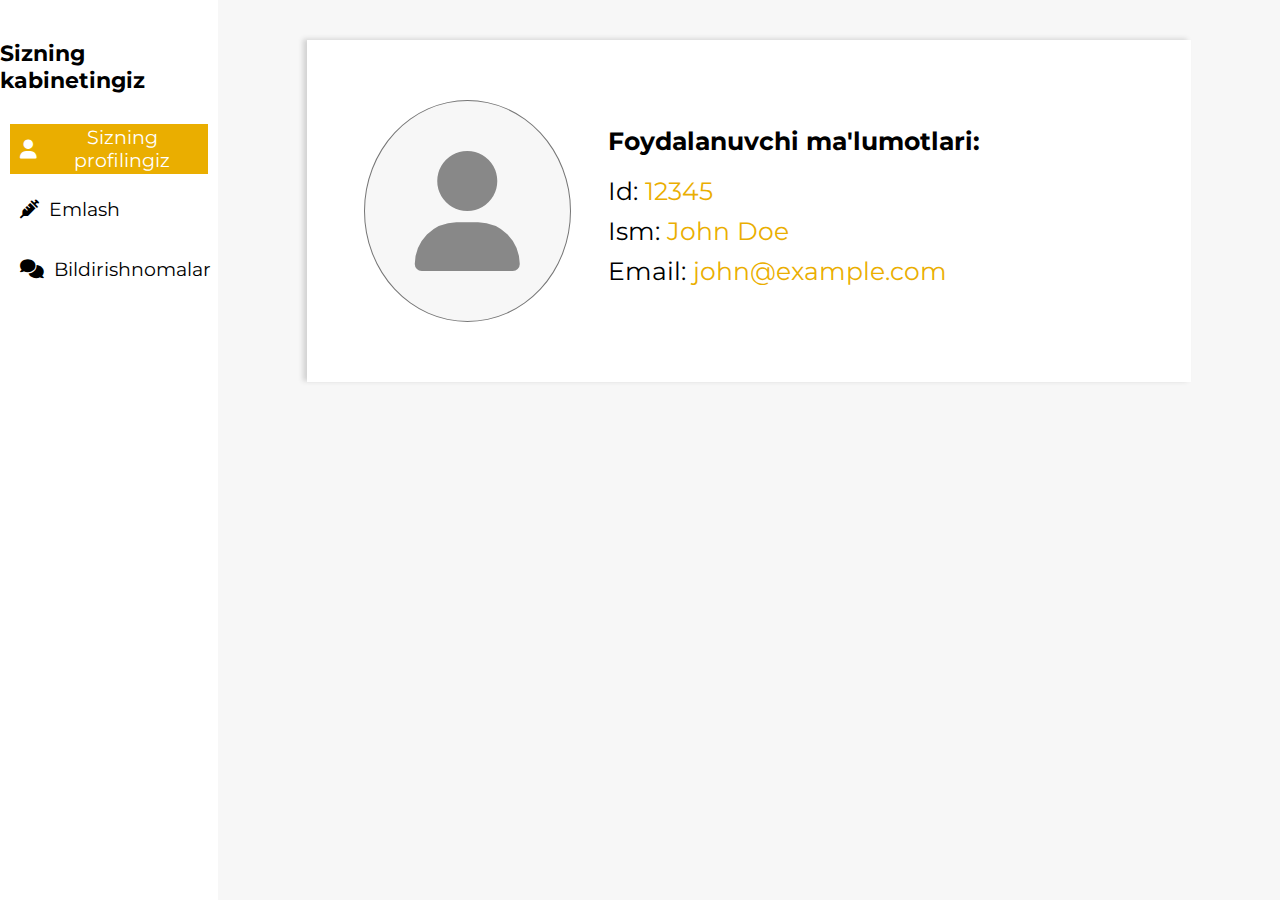
<file: frontend/user-page/index.html>
<!DOCTYPE html>
<html lang="en">

<head>
    <meta charset="UTF-8" />
    <meta name="viewport" content="width=device-width, initial-scale=1.0" />
    <meta name="description"
        content="Bizning veterinariya veb-saytimiz uy hayvonlaringiz uchun eng yaxshi tibbiy xizmatlarni taqdim etadi. Tajribali veterinarlar, vaksinalar, stomatologiya va boshqa g'amxo'rlik xizmatlari bilan hayvonlaringizning salomatligini ta'minlaymiz." />
    <meta name="keywords"
        content="veterinariya, uy hayvonlari, hayvonlar, g'amxo'rlik, veterinar xizmatlari, vaksina, emlash, stomatologiya, hayvonlarni davolash, sog'liqni saqlash, tajribali veterinarlar, bog'lanish, xizmat ko'rsatish" />
    <title>Veterinariya</title>
    <link rel="stylesheet" href="https://cdnjs.cloudflare.com/ajax/libs/font-awesome/6.7.2/css/all.min.css" />
    <link rel="stylesheet" href="https://cdnjs.cloudflare.com/ajax/libs/font-awesome/6.4.2/css/all.min.css" />
    <link href="https://fonts.googleapis.com/css2?family=Montserrat:wght@500&display=swap" rel="stylesheet" />
    <link rel="stylesheet" href="./style.css">
</head>

<body>
    <div id="root">
        <div class="center">
            <aside>
                <h1 onclick="location.href='../home/index.html'">Sizning kabinetingiz</h1>

                <div class="buttons">
                    <button data-target="profile" class="tab-button active"><i class="fa-solid fa-user"></i>Sizning
                        profilingiz</button>
                    <button data-target="emlash" class="tab-button"><i class="fa-solid fa-syringe"></i>Emlash</button>
                    <button data-target="nofication" class="tab-button"><i
                            class="fa-solid fa-comments"></i>Bildirishnomalar</button>
                </div>
            </aside>
            <main>
                <div id="profile" class="tab-content active">

                    <div class="user-icon">
                        <i class="fa-solid fa-user"></i>
                    </div>
                    <div class="datas">
                        <h2>Foydalanuvchi ma'lumotlari:</h2>
                        <p>Id:    <span>12345</span></p>
                        <p>Ism: <span>John Doe</span></p>
                        <p>Email: <span>john@example.com</span></p>
                    </div>

                </div>
                <div id="emlash" class="tab-content">
                    <h2>Emlash tarixi</h2>
                    <p>Bu yerda emlash ma'lumotlari ko‘rinadi.</p>
                </div>
                <div id="nofication" class="tab-content">
                    <h2>Bildirishnomalar</h2>
                    <p>Yangiliklar va xabarlar bu yerda.</p>
                </div>
            </main>
        </div>

    </div>

    <script src="./user.js"></script>
</body>

</html>
</file>
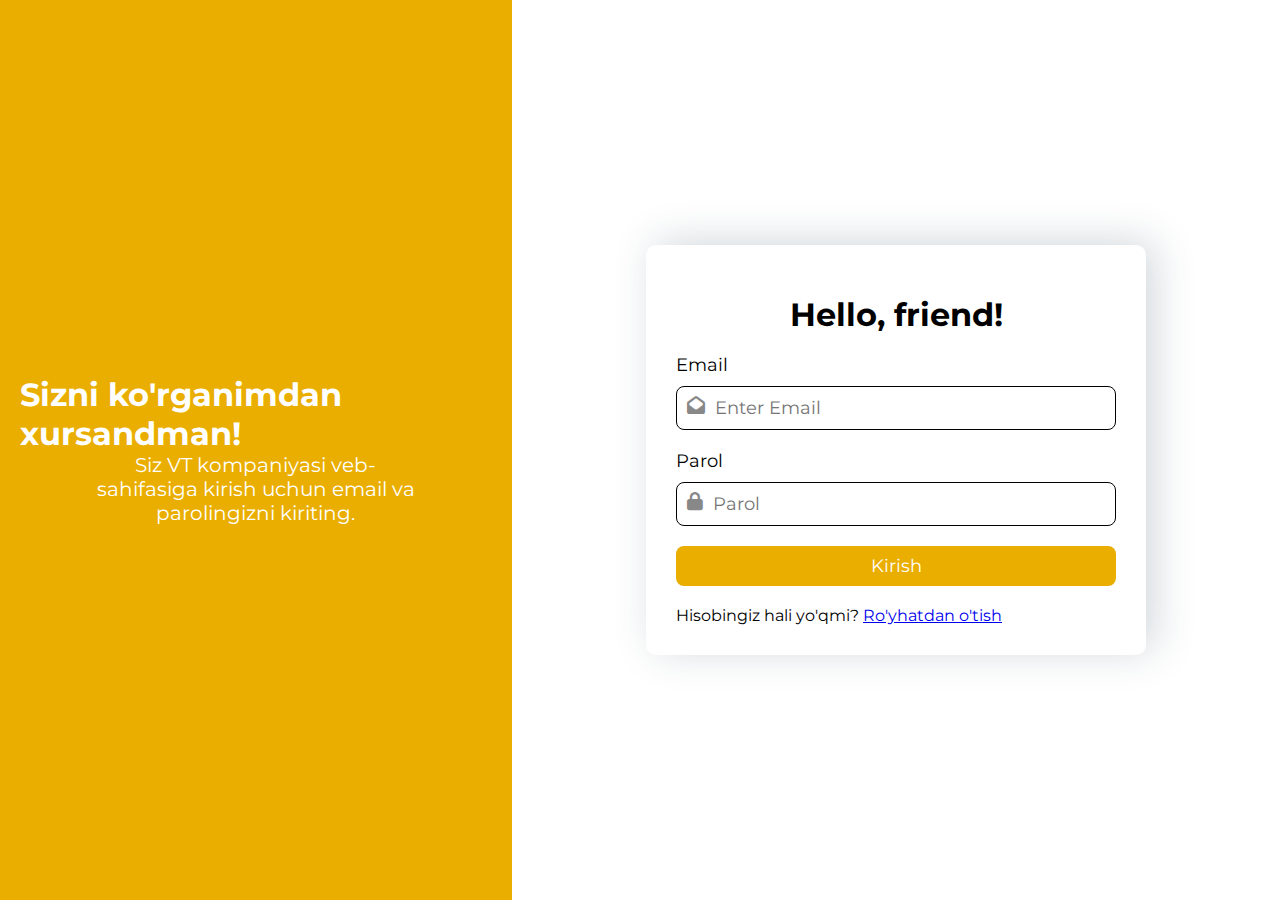
<file: frontend/login/login.html>
<!DOCTYPE html>
<html lang="en">

<head>
    <meta charset="UTF-8">
    <meta name="viewport" content="width=, initial-scale=1.0">
    <title>Document</title>
    <link rel="stylesheet" href="https://cdnjs.cloudflare.com/ajax/libs/font-awesome/6.7.2/css/all.min.css" />
    <link rel="stylesheet" href="https://cdnjs.cloudflare.com/ajax/libs/font-awesome/6.4.2/css/all.min.css" />
    <link href="https://fonts.googleapis.com/css2?family=Montserrat:wght@500&display=swap" rel="stylesheet" />
    <link rel="stylesheet" href="./login.css">
</head>

<body>
    <div id="root">
        <div class="page_login">
            <div class="container">
                <div class="child1">
                    <h1>Sizni ko'rganimdan xursandman!</h1>
                    <p>Siz VT kompaniyasi veb-sahifasiga kirish uchun email va parolingizni kiriting.</p>
                </div>
                <div class="child2">

                    <form class="login-form">
                        <h1>Hello, friend!</h1>
                        <div class="form-control">
                            <label for="email">Email</label>
                            <div class="input-icon">
                                <label id="email">
                                    <i id="icon" class="fa-solid fa-envelope-open"></i>
                                    <input type="email" placeholder="Enter Email">
                                </label>
                            </div>
                        </div>
                        <div class="form-control">
                            <label for="password">Parol</label>
                            <div class="input-icon">
                                <label>
                                    <i class="fa-solid fa-lock"></i>
                                    <input id="password" type="password" placeholder="Parol">
                                </label>
                            </div>
                        </div>
                        <input type="submit" value="Kirish">

                        <p style="width: 100%;">Hisobingiz hali yo'qmi? <a href="../registration/regis.html">Ro'yhatdan o'tish</a></p>

                    </form>




                </div>
            </div>
        </div>
    </div>
    </div>




    </div>
</body>

</html>
</file>
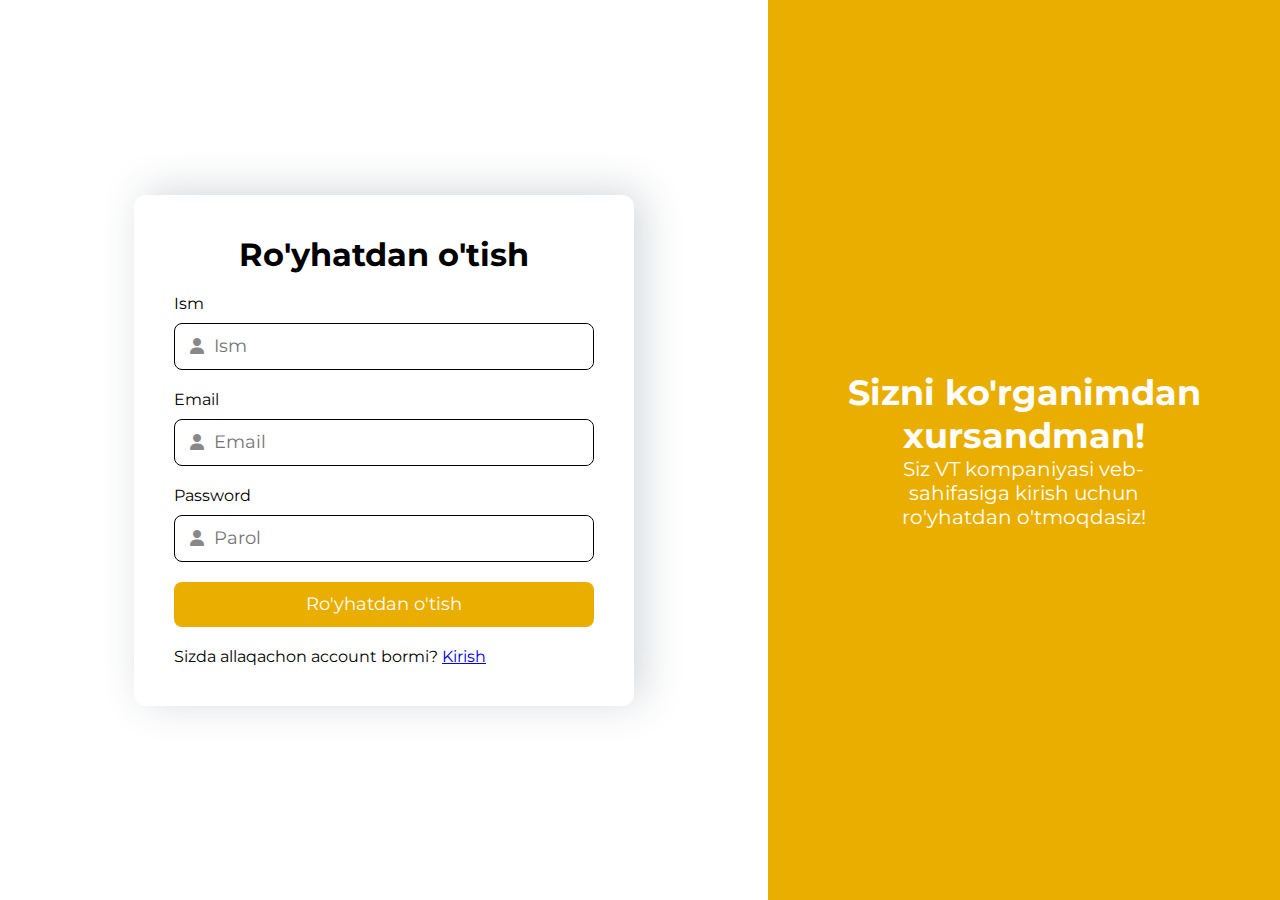
<file: frontend/registration/regis.html>
<!DOCTYPE html>
<html lang="en">

<head>
    <meta charset="UTF-8" />
    <meta name="viewport" content="width=device-width, initial-scale=1.0" />
    <meta name="description"
        content="Bizning veterinariya veb-saytimiz uy hayvonlaringiz uchun eng yaxshi tibbiy xizmatlarni taqdim etadi. Tajribali veterinarlar, vaksinalar, stomatologiya va boshqa g'amxo'rlik xizmatlari bilan hayvonlaringizning salomatligini ta'minlaymiz." />
    <meta name="keywords"
        content="veterinariya, uy hayvonlari, hayvonlar, g'amxo'rlik, veterinar xizmatlari, vaksina, emlash, stomatologiya, hayvonlarni davolash, sog'liqni saqlash, tajribali veterinarlar, bog'lanish, xizmat ko'rsatish" />
    <title>Veterinariya</title>
    <link rel="stylesheet" href="https://cdnjs.cloudflare.com/ajax/libs/font-awesome/6.7.2/css/all.min.css" />
    <link rel="stylesheet" href="https://cdnjs.cloudflare.com/ajax/libs/font-awesome/6.4.2/css/all.min.css" />
    <link href="https://fonts.googleapis.com/css2?family=Montserrat:wght@500&display=swap" rel="stylesheet" />
    <link rel="stylesheet" href="./regis.css">
</head>

<body>
    <div id="root">


        <div class="auth-container">
            <div class="left-side">
                <form>
                    <h1>Ro'yhatdan o'tish</h1>

                    <div class="form-control">
                        <label for="first_name">Ism</label>
                        <div class="icon">
                            <i class="fa-solid fa-user"></i>
                            <input type="text" name="first_name" placeholder="Ism">
                        </div>

                    </div>
                    <div class="form-control">
                        <label for="email">Email</label>
                        <div class="icon">
                            <i class="fa-solid fa-user"></i>
                            <input type="email" name="email" placeholder="Email">
                        </div>

                    </div>
                    <div class="form-control">
                        <label for="password">Password</label>
                        <div class="icon">
                            <i class="fa-solid fa-user"></i>
                            <input type="password" name="password" placeholder="Parol">
                        </div>

                    </div>
                    <div class="form-control">
                        <input type="submit" value="Ro'yhatdan o'tish">
                    </div>

                    <div class="form-control">
                        <p>Sizda allaqachon account bormi? <a href="../login/login.html">Kirish</a></p>
                    </div>
                </form>
            </div>
            <div class="right-side">
                <h2>Sizni ko'rganimdan xursandman!</h2>
                <p>Siz VT kompaniyasi veb-sahifasiga kirish uchun ro'yhatdan o'tmoqdasiz!</p>
            </div>
        </div>
    </div>
</body>

</html>
</file>
<file: frontend/user-page/style.css>
* {
  margin: 0;
  padding: 0;
  box-sizing: border-box;
  font-family: "Montserrat", sans-serif;
}

#root {
  display: flex;
  flex-direction: column;
  margin: 0 auto;
}

.container {
  max-width: 1500px;
  width: 100%;
  margin: 0 auto;
  padding: 0 15px;
}

.center {
  display: flex;
  min-height: 100vh;
  width: 100%;
  background-color: #333;
}
.center aside {
  width: 17%;
  height: 100vh;
  background-color: #fff;
  display: flex;
  flex-direction: column;
  padding: 40px 0;
  align-items: center;
  gap: 20px;
}
.center aside h1 {
  font-size: 22px;
  cursor: pointer;
}
.center aside .buttons {
  width: 100%;
  padding: 10px;
  gap: 10px;
  display: flex;
  flex-direction: column;
}
.center aside .tab-button {
  width: 100%;
  height: 50px;
  border: none;
  cursor: pointer;
  color: black;
  transition: all 0.3s ease;
  background-color: #fff;
  gap: 10px;
  display: flex;
  align-items: center;
  justify-content: center;
  padding: 10px;
  font-size: 19px;
  justify-content: start;
}
.center aside .tab-button:hover {
  background-color: #eaae00;
  transform: scale(1.01);
  color: #fff;
}
.center aside .tab-button.active {
  background-color: #eaae00;
  transform: translateY(0);
  color: #fff;
}
.center main {
  flex: 1;
  padding: 40px;
  background-color: #f7f7f7;
  align-items: center;
  display: flex;
  flex-direction: column;
}
.center main #profile {
  width: 90%;
  display: flex;
  gap: 20px;
  padding: 40px;
  box-shadow: -4px -1px 5px 0px rgb(210, 210, 210);
  background-color: #fff;
}
.center main #profile .user-icon {
  width: 30%;
  height: 100%;
  display: flex;
  flex-direction: column;
  align-items: center;
  justify-content: center;
}
.center main #profile .user-icon i {
  font-size: 120px;
  border: 1px solid rgb(118, 118, 118);
  padding: 50px;
  margin: 20px;
  border-radius: 50%;
  background-color: #f7f7f7;
  color: #888;
}
.center main #profile .datas {
  display: flex;
  flex-direction: column;
  justify-content: center;
}
.center main #profile .datas h2 {
  font-size: 25px;
}
.center main #profile .datas p {
  font-size: 25px;
}
.center main .tab-content {
  display: none;
  opacity: 0;
  transform: translateY(10px);
  transition: opacity 0.3s ease, transform 0.3s ease;
}
.center main .tab-content.active {
  display: block;
  opacity: 1;
  transform: translateY(0);
}
.center main .tab-content h2 {
  color: black;
  margin-bottom: 20px;
  font-size: 24px;
}
.center main .tab-content p {
  color: black;
  font-size: 18px;
  margin-bottom: 10px;
}
.center main .tab-content p span {
  color: #eaae00;
}/*# sourceMappingURL=style.css.map */
</file>
<file: frontend/login/login.css>
* {
  margin: 0;
  padding: 0;
  box-sizing: border-box;
  font-family: "Montserrat", sans-serif;
  overscroll-behavior: none;
}

#root {
  display: flex;
  flex-direction: column;
  margin: 0 auto;
}

.page_login {
  width: 100%;
  height: 100vh;
  display: flex;
  align-items: center;
  justify-content: center;
}
.page_login .container {
  display: flex;
  width: 100%;
  height: 100vh;
  align-items: center;
  justify-content: center;
}
.page_login .container .child1 {
  flex-basis: 40%;
  background: #eaae00;
  display: flex;
  flex-direction: column;
  justify-content: center;
  align-items: center;
  color: #fff;
  padding: 20px;
  height: 100%;
}
.page_login .container .child1 h2 {
  font-size: 35px;
}
.page_login .container .child1 p {
  font-size: 20px;
  text-align: center;
  width: 70%;
}
.page_login .container .child2 {
  width: 60%;
  height: auto;
  display: flex;
  flex-direction: column;
  align-items: center;
  justify-content: center;
}
.page_login .container .child2 form {
  box-shadow: 9px -4px 41px 0px rgba(34, 60, 80, 0.2);
  display: flex;
  flex-direction: column;
  gap: 20px;
  align-items: center;
  justify-content: center;
  max-width: 500px;
  width: 100%;
  border-radius: 10px;
  padding: 30px;
}
.page_login .container .child2 form h1 {
  padding-top: 20px;
}
.page_login .container .child2 form .form-control {
  width: 100%;
  display: flex;
  flex-direction: column;
  align-items: center;
  justify-content: center;
  gap: 10px;
}
.page_login .container .child2 form .form-control label {
  width: 100%;
  display: flex;
  font-size: 18px;
}
.page_login .container .child2 form .form-control .input-icon {
  border: 1px solid black;
  padding: 5px;
  border-radius: 8px;
  width: 100%;
}
.page_login .container .child2 form .form-control .input-icon label {
  display: flex;
  gap: 10px;
  padding: 5px;
  width: 100%;
}
.page_login .container .child2 form .form-control .input-icon label i {
  color: #888;
}
.page_login .container .child2 form .form-control .input-icon label input {
  border: none;
  outline: none;
  font-size: 18px;
}
.page_login .container .child2 form input[type=submit] {
  background: #eaae00;
  color: #fff;
  cursor: pointer;
  width: 100%;
  padding: 5px;
  border-radius: 8px;
  font-size: 18px;
  border: none;
  height: 40px;
}

@media (max-width: 1200px) {
  .page_login .container > .child1 {
    display: none;
  }
  .page_login .child2 {
    flex-basis: 100%;
  }
}/*# sourceMappingURL=login.css.map */
</file>
<file: frontend/registration/regis.css>
* {
  margin: 0;
  padding: 0;
  box-sizing: border-box;
  font-family: "Montserrat", sans-serif;
  overscroll-behavior: none;
}

#root {
  display: flex;
  flex-direction: column;
  margin: 0 auto;
}

.auth-container {
  width: 100%;
  height: 100%;
  height: 100vh;
  display: flex;
}
.auth-container .left-side {
  flex-basis: 60%;
  display: flex;
  flex-direction: column;
  justify-content: center;
  align-items: center;
}
.auth-container .left-side form {
  max-width: 500px;
  width: 100%;
  display: flex;
  flex-direction: column;
  align-items: center;
  gap: 20px;
  border-radius: 12px;
  padding: 40px;
  box-shadow: 9px -4px 41px 0px rgba(34, 60, 80, 0.2);
}
.auth-container .left-side form .form-control {
  width: 100%;
  display: flex;
  flex-direction: column;
  gap: 10px;
}
.auth-container .left-side form .form-control .icon {
  display: flex;
  align-items: center;
  gap: 10px;
  border: 1px solid;
  padding-left: 15px;
  border-radius: 8px;
}
.auth-container .left-side form .form-control .icon i {
  color: #888;
}
.auth-container .left-side form .form-control input {
  width: 100%;
  height: 45px;
  border-radius: 8px;
  border: 1px solid #ccc;
  font-size: 18px;
  border: none;
  outline: none;
  font-size: 18px;
}
.auth-container .left-side form .form-control > input[type=submit] {
  background: #eaae00;
  color: #fff;
  cursor: pointer;
}
.auth-container .right-side {
  flex-basis: 40%;
  background: #eaae00;
  display: flex;
  flex-direction: column;
  justify-content: center;
  align-items: center;
  color: #fff;
  padding: 20px;
}
.auth-container .right-side h2 {
  font-size: 35px;
  text-align: center;
}
.auth-container .right-side p {
  font-size: 20px;
  text-align: center;
  width: 70%;
}

@media (max-width: 1200px) {
  .auth-container .right-side {
    display: none;
  }
  .auth-container .left-side {
    flex-basis: 100%;
  }
}/*# sourceMappingURL=regis.css.map */
</file>
